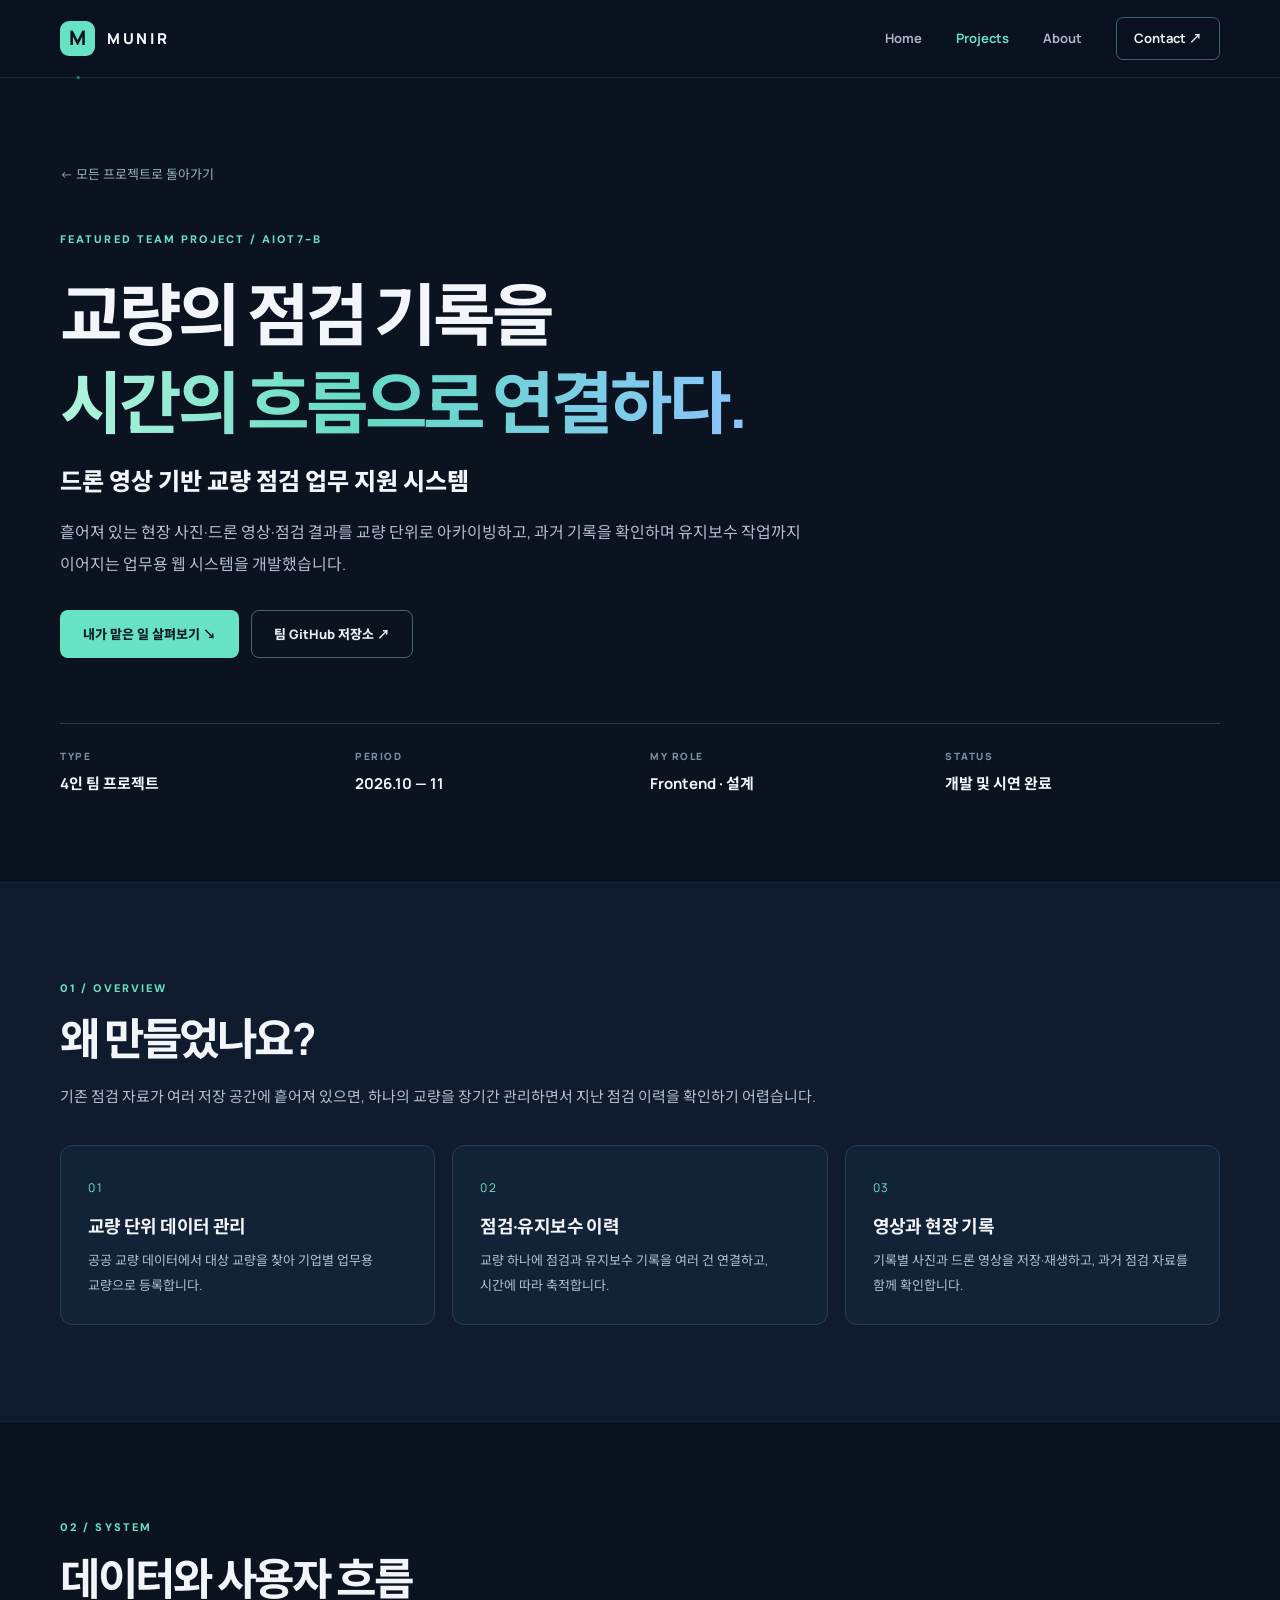
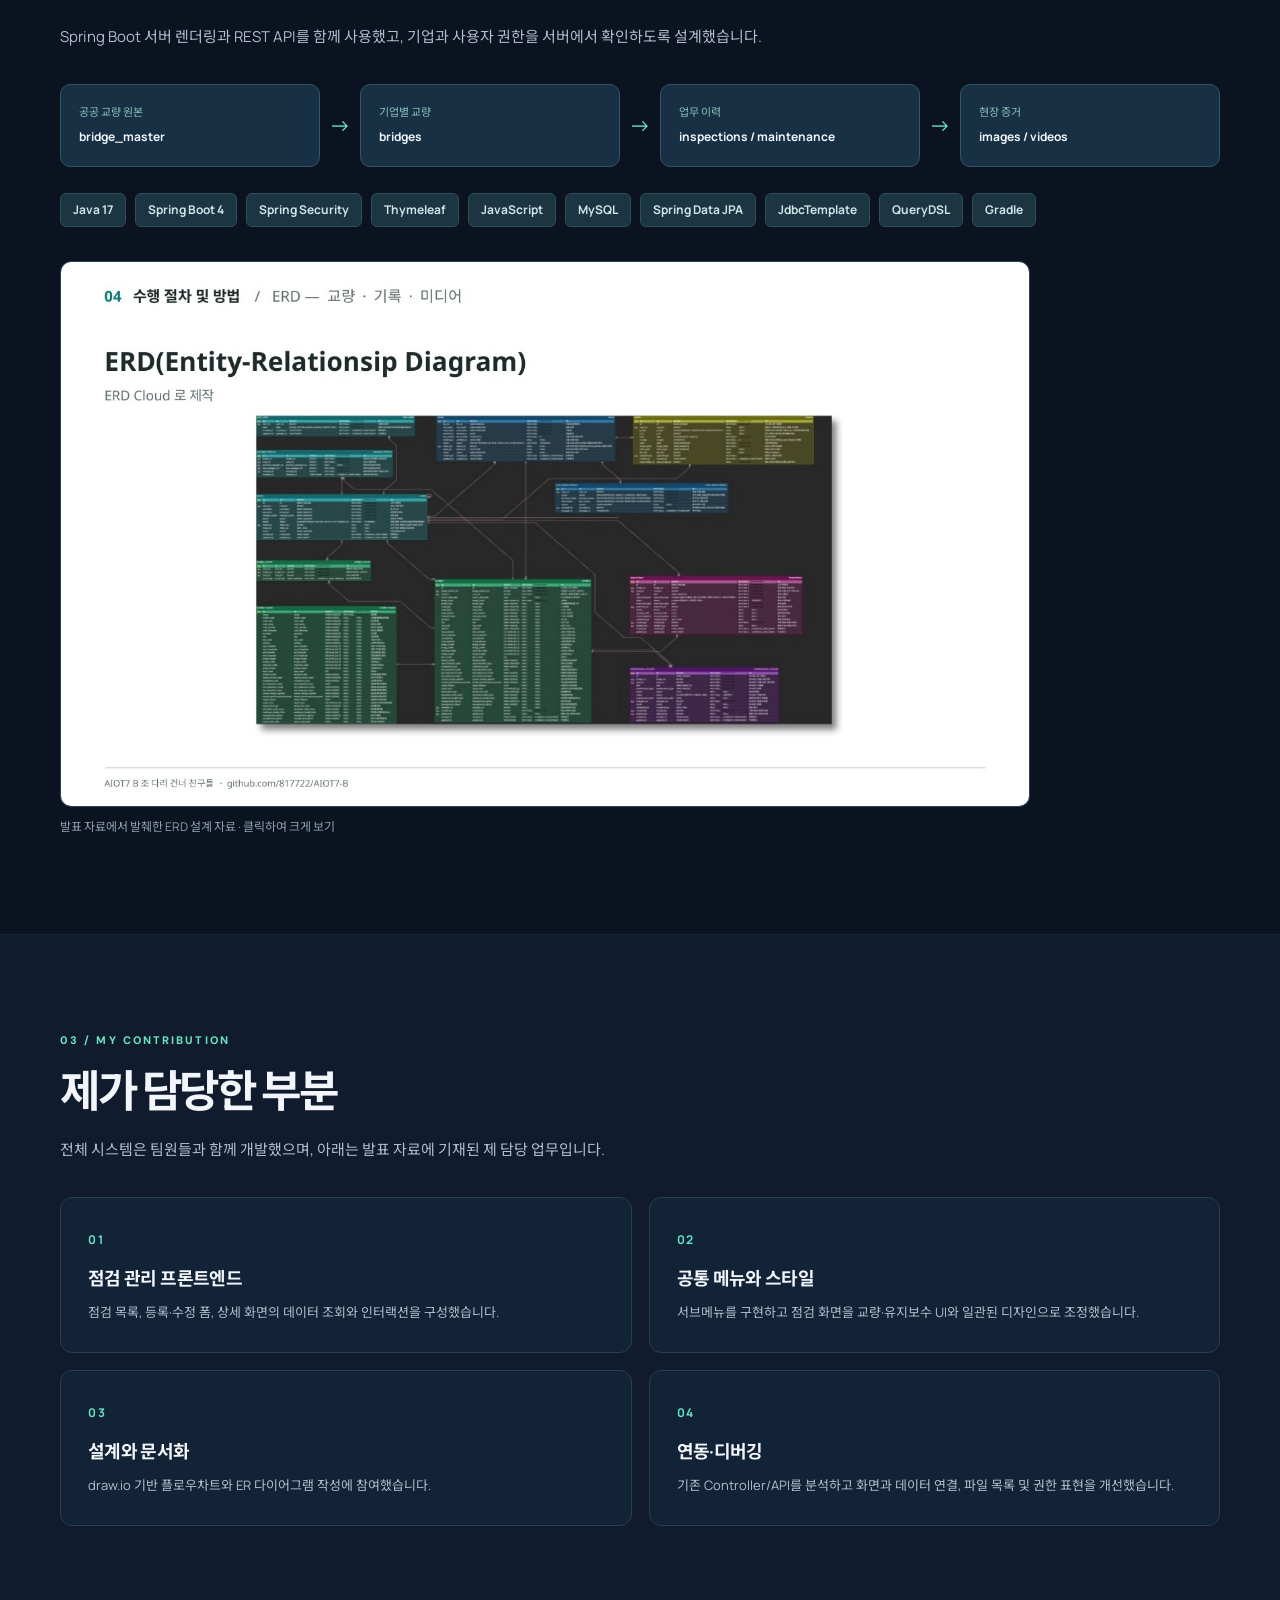
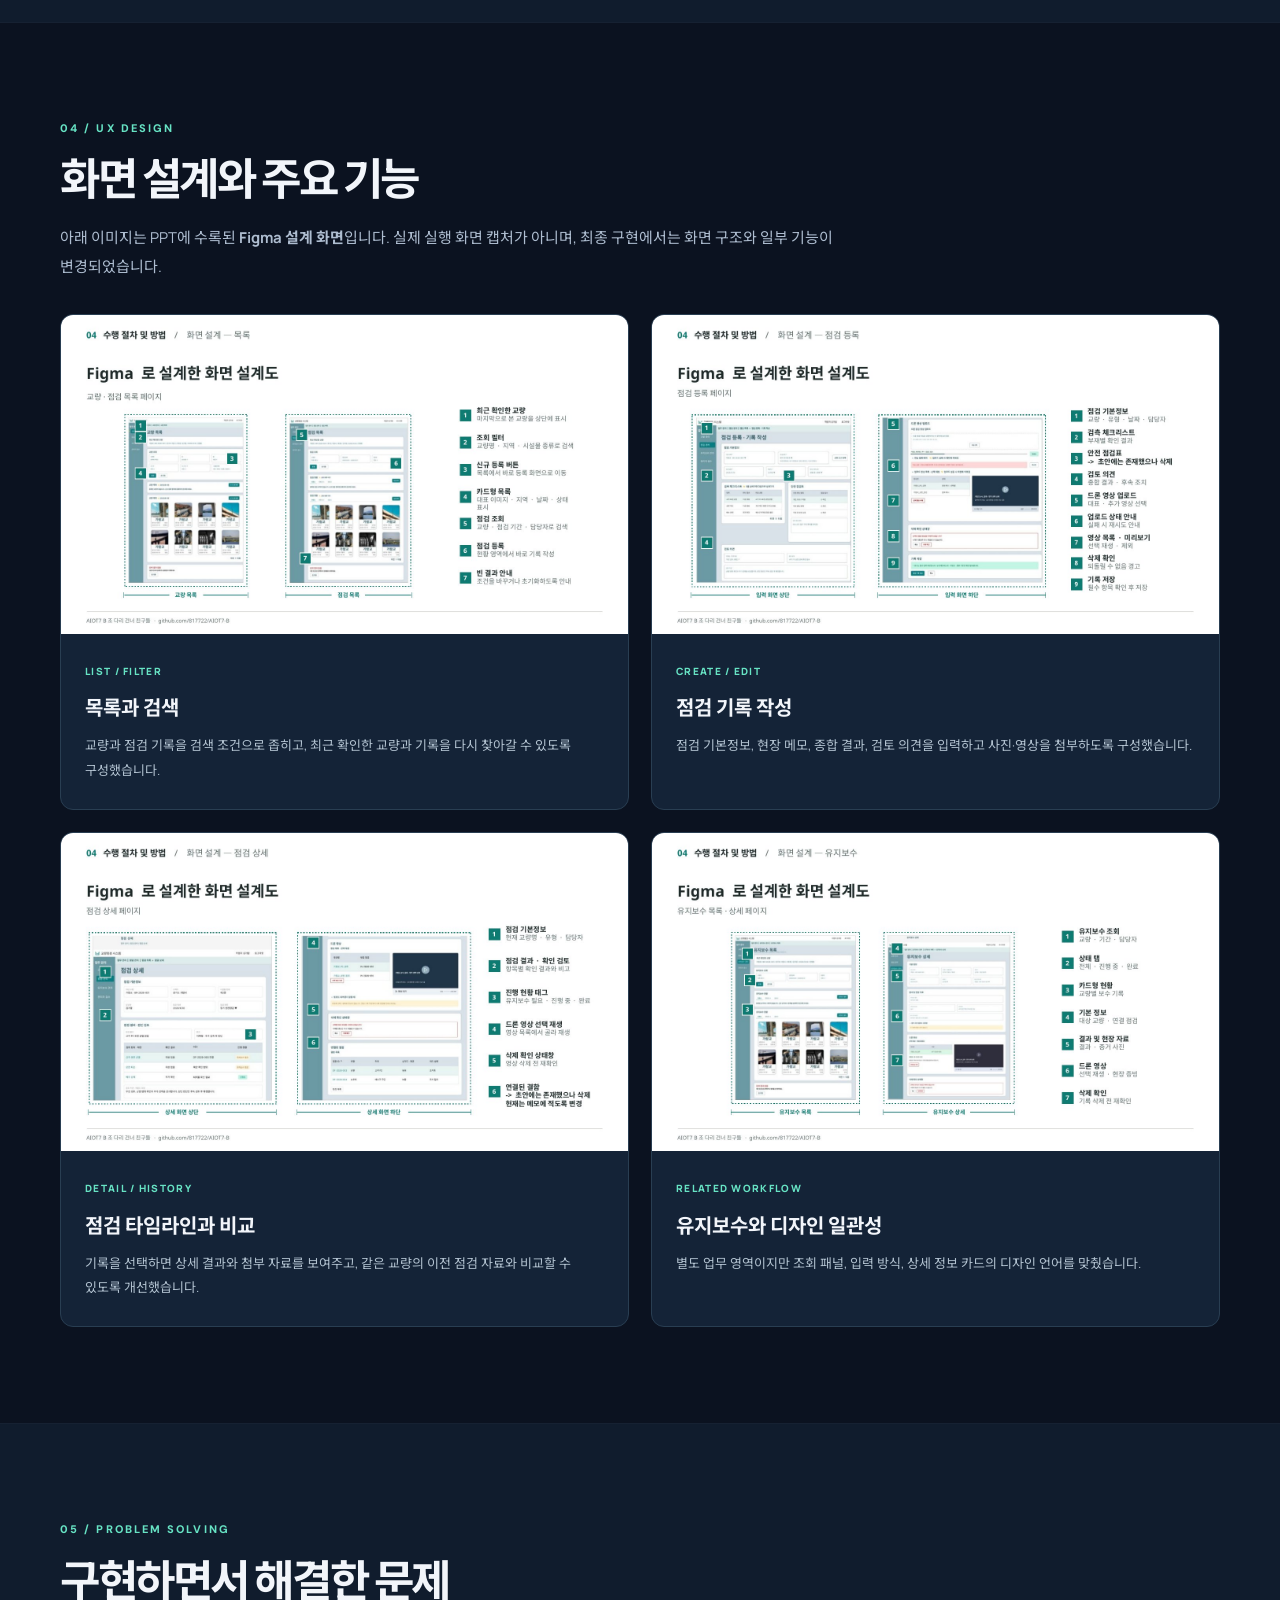
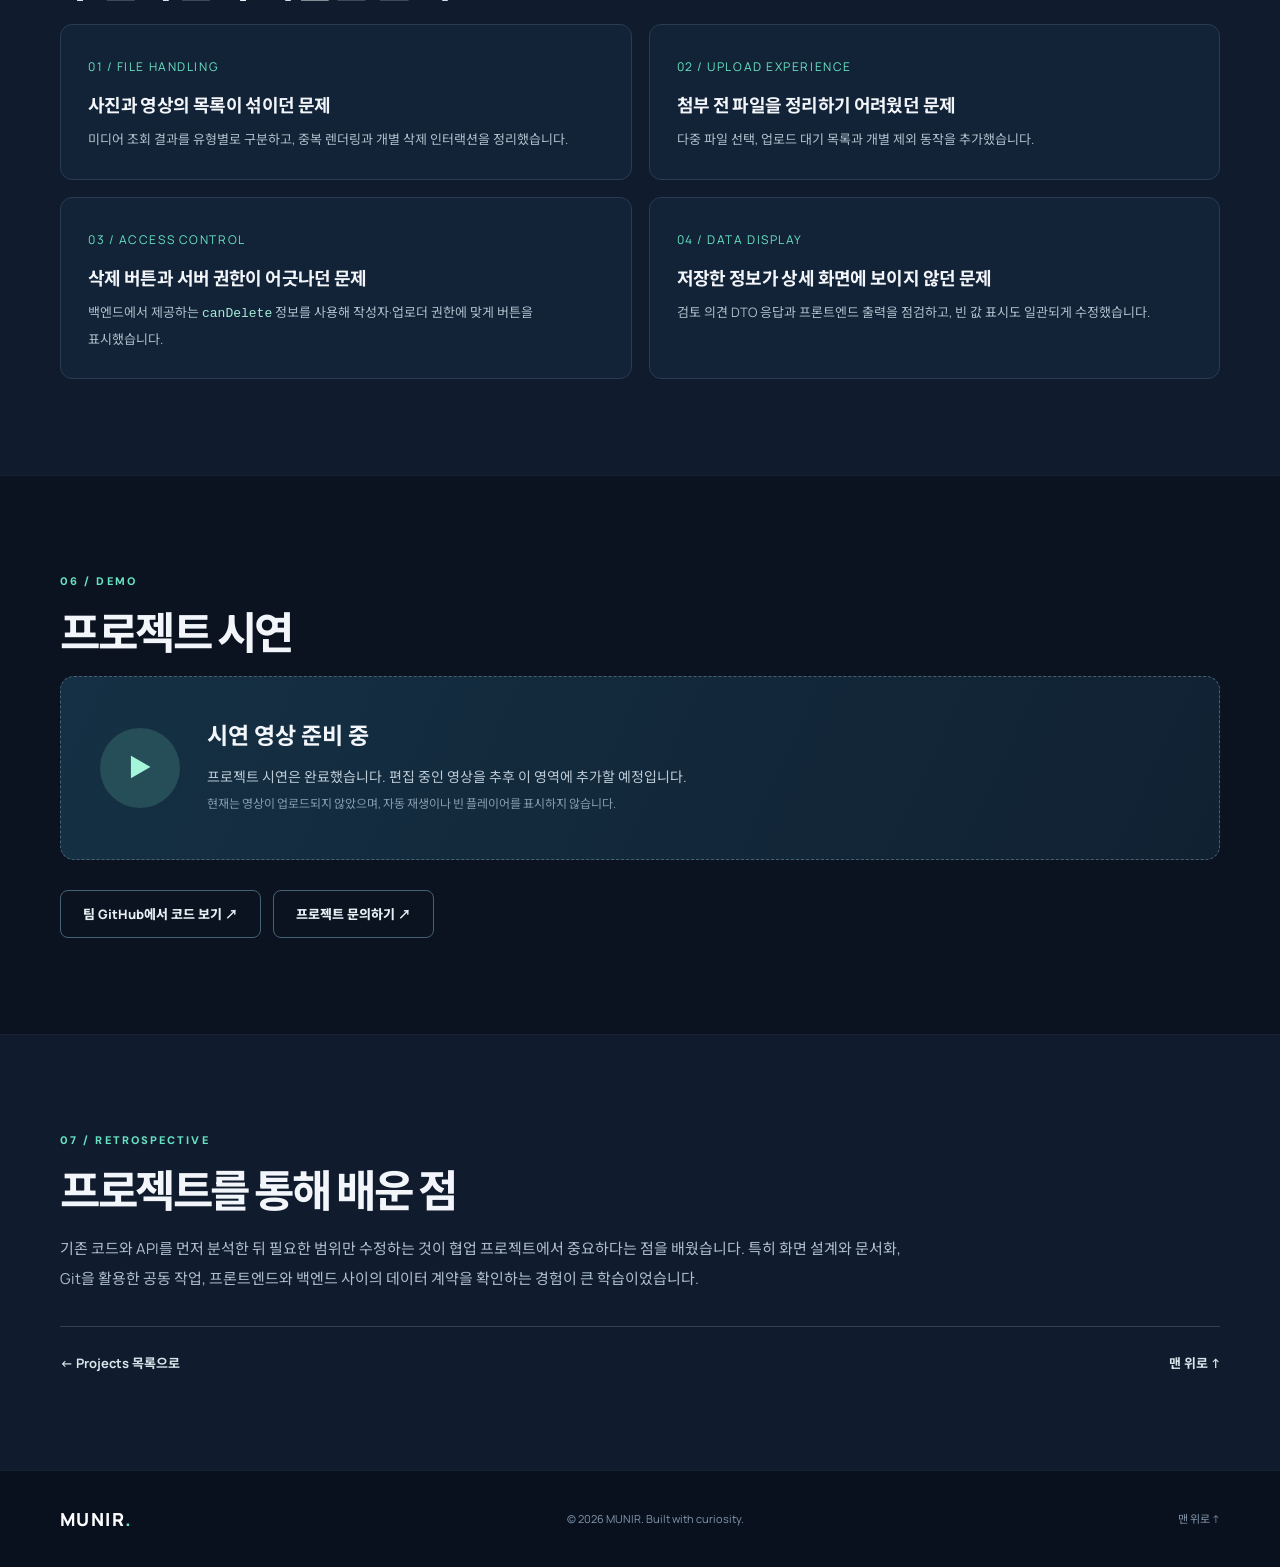
<file: bridge-inspection.html>
<!DOCTYPE html>
<html lang="ko">
<head>
 <meta charset="UTF-8"><meta name="viewport" content="width=device-width,initial-scale=1">
 <meta name="theme-color" content="#0b1220">
 <meta name="description" content="드론 영상 기반 교량 점검 업무 지원 시스템 — MUNIR의 팀 프로젝트, 프론트엔드 개발 및 문제 해결 기록">
 <title>교량 점검 업무 지원 시스템 | MUNIR Projects</title>
 <link rel="stylesheet" href="./css/projects.css">
 <link rel="stylesheet" href="./css/bridge-detail.css">
 <script src="./js/bridge-detail.js" defer></script>
</head>
<body>
 <a class="skip-link" href="#main">본문 바로가기</a>
 <header class="site-header"><div class="shell nav-wrap"><a href="./index.html" class="brand" aria-label="MUNIR 홈"><span class="brand-mark">M<span class="mark-dot">.</span></span><span class="brand-name">MUNIR</span></a><nav class="navigation" aria-label="주 메뉴"><a href="./index.html">Home</a><a href="./projects.html" class="current" aria-current="page">Projects</a><a href="./projects.html#about">About</a><a href="mailto:contact@munir.cloud" class="nav-contact">Contact ↗</a></nav><button class="menu-toggle" type="button" aria-label="메뉴 열기" aria-expanded="false" aria-controls="mobile-menu"><span></span><span></span></button></div><nav class="mobile-menu" id="mobile-menu" aria-label="모바일 메뉴" hidden><a href="./index.html">Home</a><a href="./projects.html">Projects</a><a href="./projects.html#about">About</a><a href="mailto:contact@munir.cloud">Contact</a></nav></header>
 <main id="main">
  <section class="case-hero shell"><a class="case-back" href="./projects.html">← 모든 프로젝트로 돌아가기</a><div class="section-kicker">FEATURED TEAM PROJECT / AIOT7-B</div><h1>교량의 점검 기록을<br><span class="gradient-text">시간의 흐름으로 연결하다.</span></h1><p class="case-lead">드론 영상 기반 교량 점검 업무 지원 시스템</p><p class="case-summary">흩어져 있는 현장 사진·드론 영상·점검 결과를 교량 단위로 아카이빙하고, 과거 기록을 확인하며 유지보수 작업까지 이어지는 업무용 웹 시스템을 개발했습니다.</p><div class="case-actions"><a class="primary-btn" href="#my-work">내가 맡은 일 살펴보기 ↘</a><a class="case-outline" href="https://github.com/817722/AIOT7-B" target="_blank" rel="noopener noreferrer">팀 GitHub 저장소 ↗</a></div><div class="case-meta"><div><span>TYPE</span><strong>4인 팀 프로젝트</strong></div><div><span>PERIOD</span><strong>2026.10 — 11</strong></div><div><span>MY ROLE</span><strong>Frontend · 설계</strong></div><div><span>STATUS</span><strong>개발 및 시연 완료</strong></div></div></section>
  <section class="case-section case-alt" id="overview"><div class="shell"><div class="section-kicker">01 / OVERVIEW</div><h2>왜 만들었나요?</h2><p class="case-section-lead">기존 점검 자료가 여러 저장 공간에 흩어져 있으면, 하나의 교량을 장기간 관리하면서 지난 점검 이력을 확인하기 어렵습니다.</p><div class="case-triple"><div class="case-feature"><span class="feature-num">01</span><h3>교량 단위 데이터 관리</h3><p>공공 교량 데이터에서 대상 교량을 찾아 기업별 업무용 교량으로 등록합니다.</p></div><div class="case-feature"><span class="feature-num">02</span><h3>점검·유지보수 이력</h3><p>교량 하나에 점검과 유지보수 기록을 여러 건 연결하고, 시간에 따라 축적합니다.</p></div><div class="case-feature"><span class="feature-num">03</span><h3>영상과 현장 기록</h3><p>기록별 사진과 드론 영상을 저장·재생하고, 과거 점검 자료를 함께 확인합니다.</p></div></div></div></section>
  <section class="case-section"><div class="shell"><div class="section-kicker">02 / SYSTEM</div><h2>데이터와 사용자 흐름</h2><p class="case-section-lead">Spring Boot 서버 렌더링과 REST API를 함께 사용했고, 기업과 사용자 권한을 서버에서 확인하도록 설계했습니다.</p><div class="case-flow" aria-label="교량 관리 업무 흐름"><div><span>공공 교량 원본</span><strong>bridge_master</strong></div><span class="flow-arrow">→</span><div><span>기업별 교량</span><strong>bridges</strong></div><span class="flow-arrow">→</span><div><span>업무 이력</span><strong>inspections / maintenance</strong></div><span class="flow-arrow">→</span><div><span>현장 증거</span><strong>images / videos</strong></div></div><div class="case-chips"><span>Java 17</span><span>Spring Boot 4</span><span>Spring Security</span><span>Thymeleaf</span><span>JavaScript</span><span>MySQL</span><span>Spring Data JPA</span><span>JdbcTemplate</span><span>QueryDSL</span><span>Gradle</span></div><figure class="case-figure"><a href="./assets/bridge-inspection/erd.jpg" target="_blank" rel="noopener"><img src="./assets/bridge-inspection/erd.jpg" alt="발표 자료에 수록된 교량, 점검, 유지보수와 미디어의 ERD 설계 화면" loading="lazy"></a><figcaption>발표 자료에서 발췌한 ERD 설계 자료 · 클릭하여 크게 보기</figcaption></figure></div></section>
  <section class="case-section case-alt" id="my-work"><div class="shell"><div class="section-kicker">03 / MY CONTRIBUTION</div><h2>제가 담당한 부분</h2><p class="case-section-lead">전체 시스템은 팀원들과 함께 개발했으며, 아래는 발표 자료에 기재된 제 담당 업무입니다.</p><div class="case-work-grid"><div><b>01</b><h3>점검 관리 프론트엔드</h3><p>점검 목록, 등록·수정 폼, 상세 화면의 데이터 조회와 인터랙션을 구성했습니다.</p></div><div><b>02</b><h3>공통 메뉴와 스타일</h3><p>서브메뉴를 구현하고 점검 화면을 교량·유지보수 UI와 일관된 디자인으로 조정했습니다.</p></div><div><b>03</b><h3>설계와 문서화</h3><p>draw.io 기반 플로우차트와 ER 다이어그램 작성에 참여했습니다.</p></div><div><b>04</b><h3>연동·디버깅</h3><p>기존 Controller/API를 분석하고 화면과 데이터 연결, 파일 목록 및 권한 표현을 개선했습니다.</p></div></div></div></section>
  <section class="case-section" id="screens"><div class="shell"><div class="section-kicker">04 / UX DESIGN</div><h2>화면 설계와 주요 기능</h2><p class="case-section-lead">아래 이미지는 PPT에 수록된 <strong>Figma 설계 화면</strong>입니다. 실제 실행 화면 캡처가 아니며, 최종 구현에서는 화면 구조와 일부 기능이 변경되었습니다.</p><div class="case-showcase"><article><a href="./assets/bridge-inspection/list-design.jpg" target="_blank" rel="noopener"><img src="./assets/bridge-inspection/list-design.jpg" alt="교량 목록과 점검 목록의 Figma 화면 설계 슬라이드" loading="lazy"></a><div><span>LIST / FILTER</span><h3>목록과 검색</h3><p>교량과 점검 기록을 검색 조건으로 좁히고, 최근 확인한 교량과 기록을 다시 찾아갈 수 있도록 구성했습니다.</p></div></article><article><a href="./assets/bridge-inspection/inspection-form-design.jpg" target="_blank" rel="noopener"><img src="./assets/bridge-inspection/inspection-form-design.jpg" alt="점검 기본정보와 미디어 입력 양식의 Figma 설계 슬라이드" loading="lazy"></a><div><span>CREATE / EDIT</span><h3>점검 기록 작성</h3><p>점검 기본정보, 현장 메모, 종합 결과, 검토 의견을 입력하고 사진·영상을 첨부하도록 구성했습니다.</p></div></article><article><a href="./assets/bridge-inspection/inspection-detail-design.jpg" target="_blank" rel="noopener"><img src="./assets/bridge-inspection/inspection-detail-design.jpg" alt="점검 상세, 영상 재생 및 기록 관리 화면의 Figma 설계 슬라이드" loading="lazy"></a><div><span>DETAIL / HISTORY</span><h3>점검 타임라인과 비교</h3><p>기록을 선택하면 상세 결과와 첨부 자료를 보여주고, 같은 교량의 이전 점검 자료와 비교할 수 있도록 개선했습니다.</p></div></article><article><a href="./assets/bridge-inspection/maintenance-design.jpg" target="_blank" rel="noopener"><img src="./assets/bridge-inspection/maintenance-design.jpg" alt="유지보수 목록 및 상세의 Figma 설계 슬라이드" loading="lazy"></a><div><span>RELATED WORKFLOW</span><h3>유지보수와 디자인 일관성</h3><p>별도 업무 영역이지만 조회 패널, 입력 방식, 상세 정보 카드의 디자인 언어를 맞췄습니다.</p></div></article></div></div></section>
  <section class="case-section case-alt" id="problem-solving"><div class="shell"><div class="section-kicker">05 / PROBLEM SOLVING</div><h2>구현하면서 해결한 문제</h2><div class="case-problems"><article><span>01 / FILE HANDLING</span><h3>사진과 영상의 목록이 섞이던 문제</h3><p>미디어 조회 결과를 유형별로 구분하고, 중복 렌더링과 개별 삭제 인터랙션을 정리했습니다.</p></article><article><span>02 / UPLOAD EXPERIENCE</span><h3>첨부 전 파일을 정리하기 어려웠던 문제</h3><p>다중 파일 선택, 업로드 대기 목록과 개별 제외 동작을 추가했습니다.</p></article><article><span>03 / ACCESS CONTROL</span><h3>삭제 버튼과 서버 권한이 어긋나던 문제</h3><p>백엔드에서 제공하는 <code>canDelete</code> 정보를 사용해 작성자·업로더 권한에 맞게 버튼을 표시했습니다.</p></article><article><span>04 / DATA DISPLAY</span><h3>저장한 정보가 상세 화면에 보이지 않던 문제</h3><p>검토 의견 DTO 응답과 프론트엔드 출력을 점검하고, 빈 값 표시도 일관되게 수정했습니다.</p></article></div></div></section>
  <section class="case-section" id="demo"><div class="shell"><div class="section-kicker">06 / DEMO</div><h2>프로젝트 시연</h2><div class="case-demo-placeholder"><div class="demo-play" aria-hidden="true">▶</div><div><h3>시연 영상 준비 중</h3><p>프로젝트 시연은 완료했습니다. 편집 중인 영상을 추후 이 영역에 추가할 예정입니다.</p><p class="demo-muted">현재는 영상이 업로드되지 않았으며, 자동 재생이나 빈 플레이어를 표시하지 않습니다.</p></div></div><div class="case-actions"><a class="case-outline" href="https://github.com/817722/AIOT7-B" target="_blank" rel="noopener noreferrer">팀 GitHub에서 코드 보기 ↗</a><a class="case-outline" href="mailto:contact@munir.cloud?subject=%EA%B5%90%EB%9F%89%20%EC%A0%90%EA%B2%80%20%ED%94%84%EB%A1%9C%EC%A0%9D%ED%8A%B8%20%EB%AC%B8%EC%9D%98">프로젝트 문의하기 ↗</a></div></div></section>
  <section class="case-section case-alt"><div class="shell"><div class="section-kicker">07 / RETROSPECTIVE</div><h2>프로젝트를 통해 배운 점</h2><p class="case-section-lead">기존 코드와 API를 먼저 분석한 뒤 필요한 범위만 수정하는 것이 협업 프로젝트에서 중요하다는 점을 배웠습니다. 특히 화면 설계와 문서화, Git을 활용한 공동 작업, 프론트엔드와 백엔드 사이의 데이터 계약을 확인하는 경험이 큰 학습이었습니다.</p><div class="case-footer-nav"><a href="./projects.html">← Projects 목록으로</a><a href="#main">맨 위로 ↑</a></div></div></section>
 </main>
 <footer class="footer"><div class="shell footer-inner"><a class="footer-brand" href="./index.html">MUNIR<span>.</span></a><span>© <span id="year">2026</span> MUNIR. Built with curiosity.</span><a href="#main">맨 위로 ↑</a></div></footer>
</body></html>
</file>
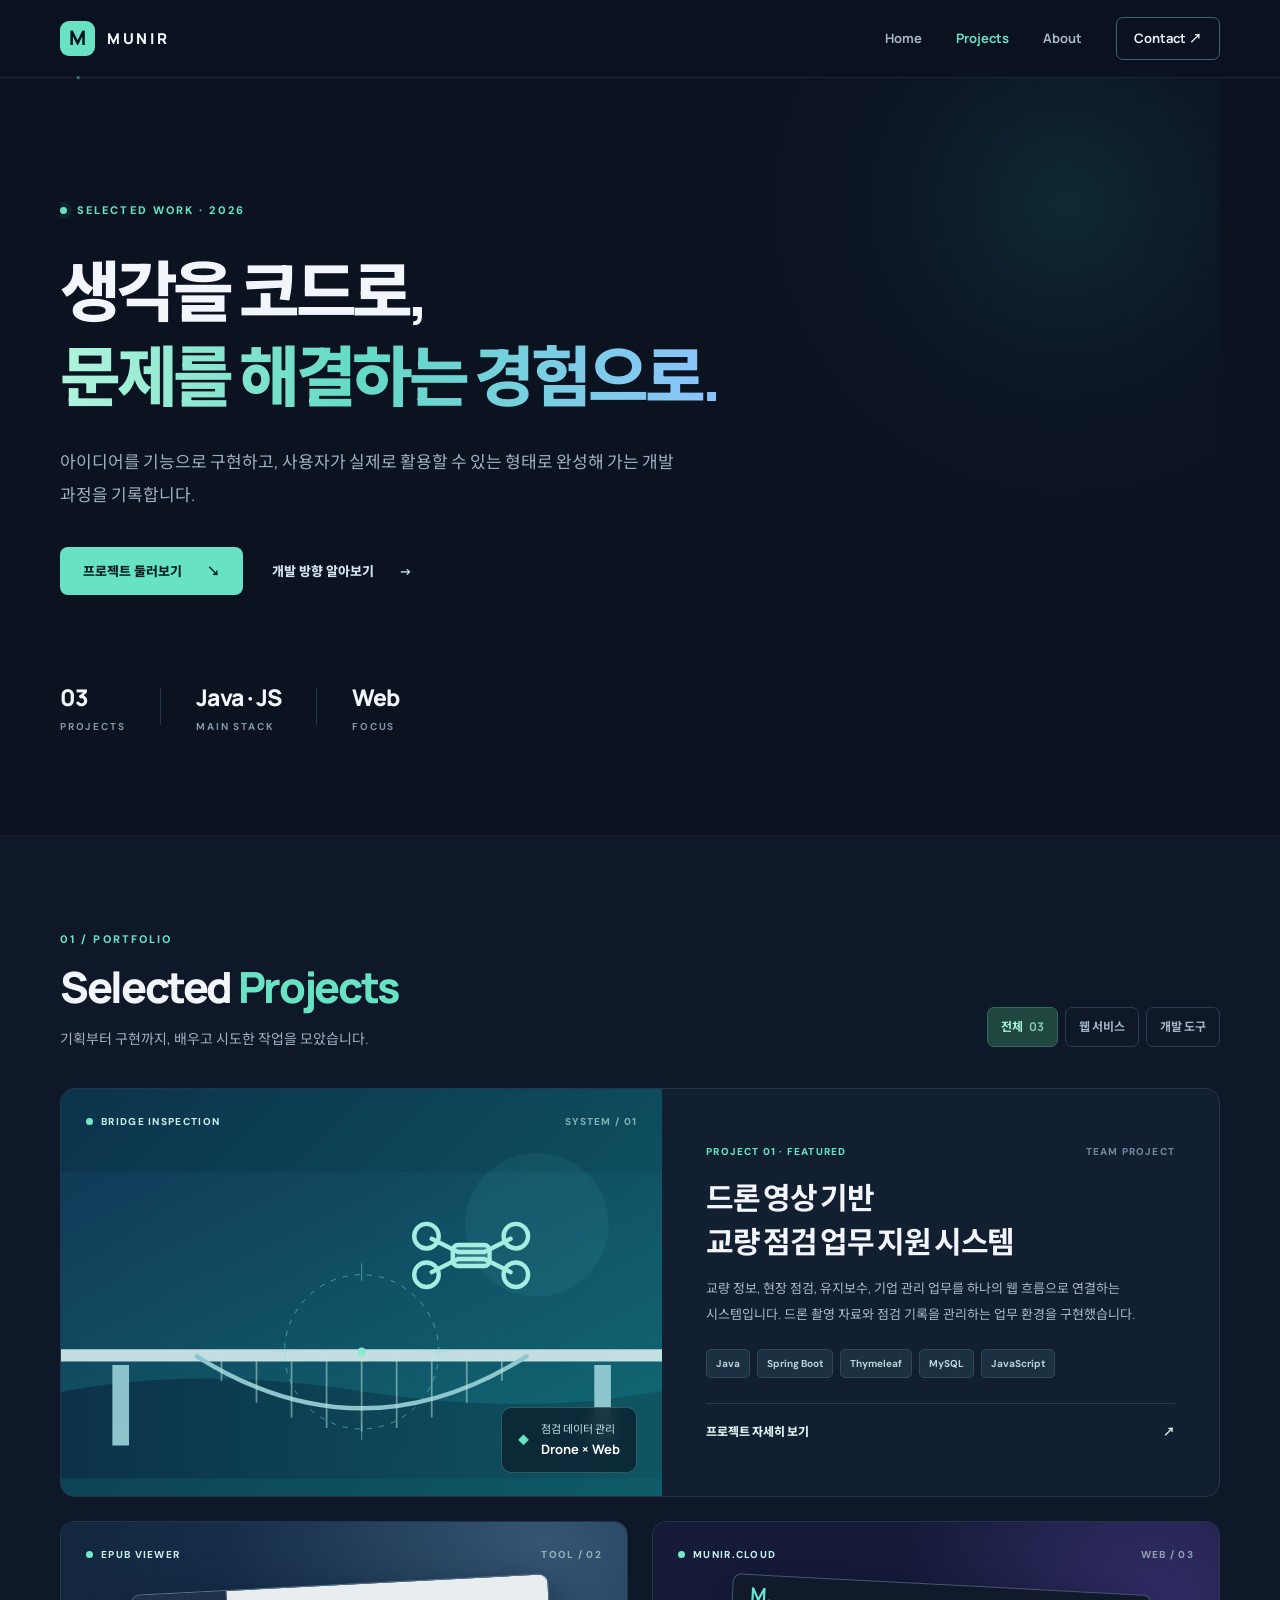
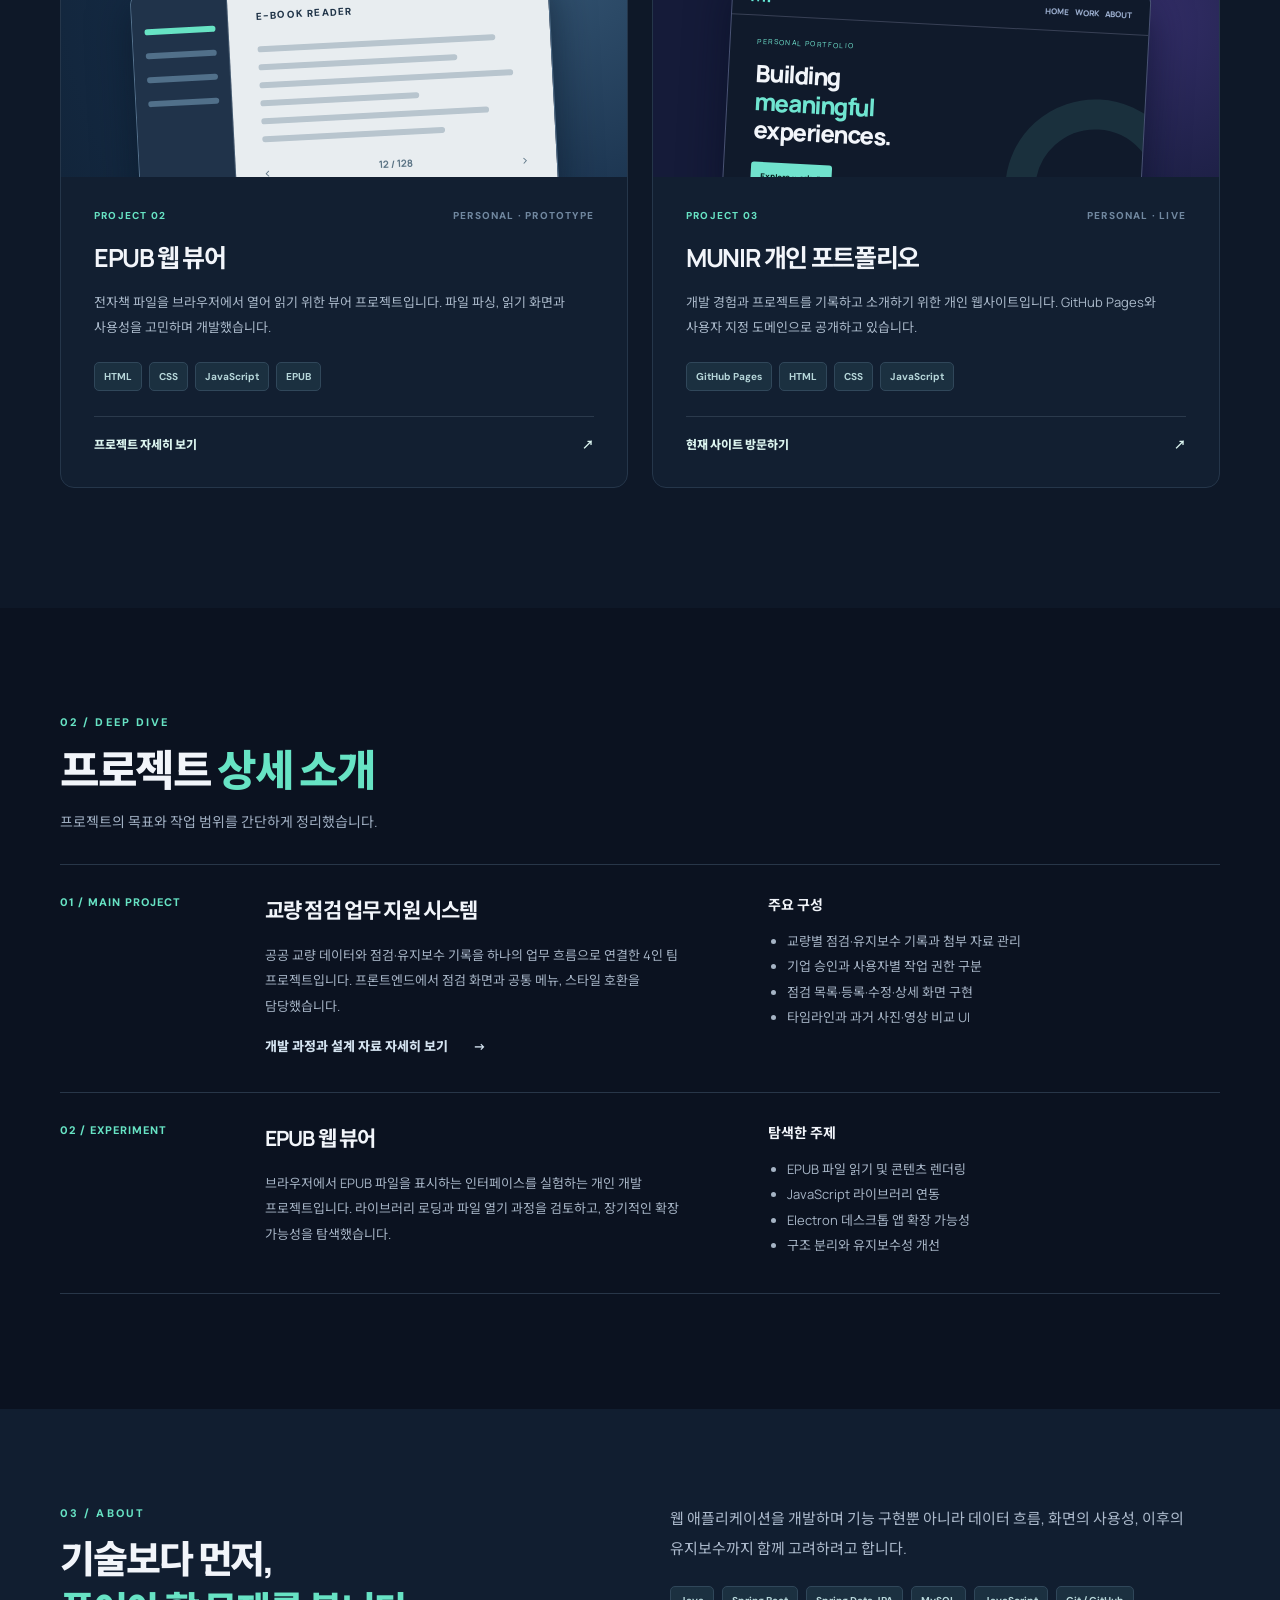
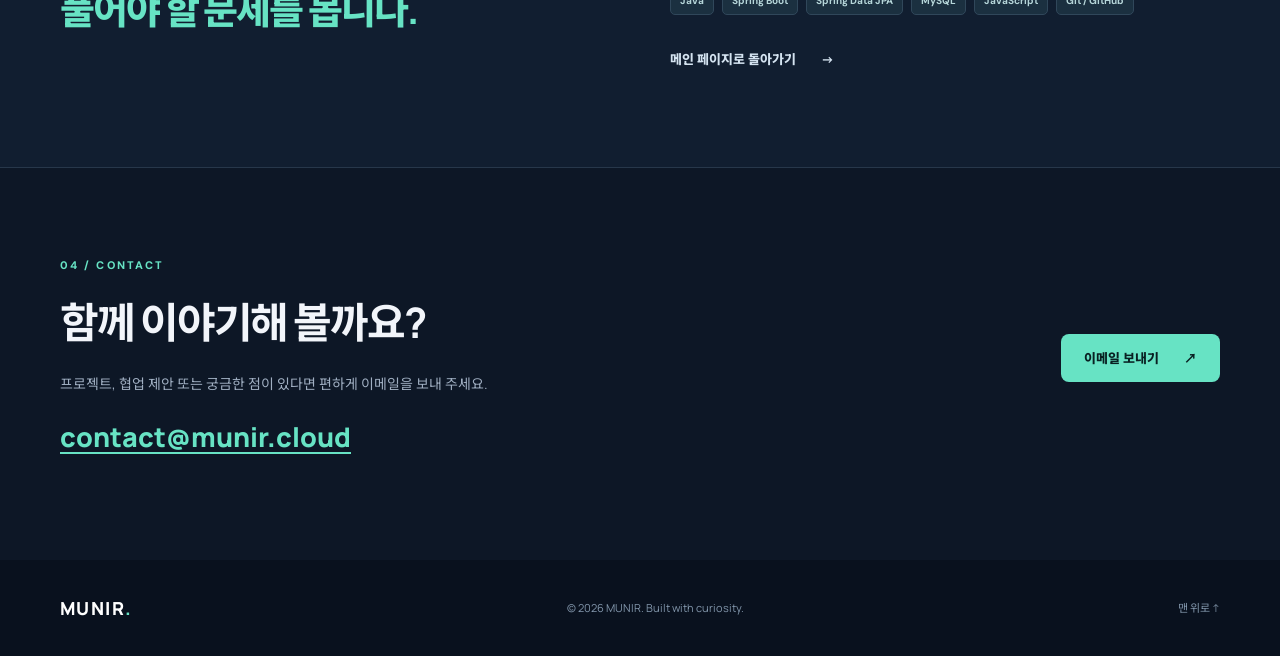
<file: projects.html>
<!DOCTYPE html>
<html lang="ko">
<head>
  <meta charset="UTF-8">
  <meta name="viewport" content="width=device-width, initial-scale=1.0">
  <meta name="theme-color" content="#0b1220">
  <meta name="description" content="MUNIR의 개발 프로젝트 — 드론 영상 기반 교량 점검 업무 지원 시스템, EPUB 뷰어, 개인 포트폴리오.">
  <title>Projects | MUNIR</title>
  <link rel="stylesheet" href="./css/projects.css">
  <script src="./js/projects.js" defer></script>
</head>
<body>
  <a class="skip-link" href="#main">본문 바로가기</a>
  <header class="site-header">
    <div class="shell nav-wrap">
      <a href="./index.html" class="brand" aria-label="MUNIR 홈으로 이동"><span class="brand-mark">M<span class="mark-dot">.</span></span><span class="brand-name">MUNIR</span></a>
      <nav class="navigation" aria-label="주 메뉴">
        <a href="./index.html">Home</a>
        <a href="#projects" class="current" aria-current="page">Projects</a>
        <a href="#about">About</a>
        <a href="#contact" class="nav-contact" id="contact-link">Contact <span aria-hidden="true">↗</span></a>
      </nav>
      <button class="menu-toggle" type="button" aria-label="메뉴 열기" aria-expanded="false" aria-controls="mobile-menu"><span></span><span></span></button>
    </div>
    <nav class="mobile-menu" id="mobile-menu" aria-label="모바일 메뉴" hidden>
      <a href="./index.html">Home</a><a href="#projects">Projects</a><a href="#about">About</a><a href="#contact" class="mobile-contact">Contact</a>
    </nav>
  </header>
  <main id="main">
    <section class="hero shell">
      <div class="hero-glow" aria-hidden="true"></div>
      <div class="eyebrow"><span class="status-dot"></span> SELECTED WORK · 2026</div>
      <h1>생각을 코드로,<br><span class="gradient-text">문제를 해결하는 경험으로.</span></h1>
      <p class="hero-desc">아이디어를 기능으로 구현하고, 사용자가 실제로 활용할 수 있는 형태로 완성해 가는 개발 과정을 기록합니다.</p>
      <div class="hero-actions"><a class="primary-btn" href="#projects">프로젝트 둘러보기 <span aria-hidden="true">↘</span></a><a class="text-btn" href="#about">개발 방향 알아보기 <span aria-hidden="true">→</span></a></div>
      <div class="hero-meta"><div><span class="meta-num">03</span><span class="meta-caption">PROJECTS</span></div><div class="meta-sep"></div><div><span class="meta-num">Java · JS</span><span class="meta-caption">MAIN STACK</span></div><div class="meta-sep"></div><div><span class="meta-num">Web</span><span class="meta-caption">FOCUS</span></div></div>
    </section>
    <section class="projects-section" id="projects">
      <div class="shell">
        <div class="section-top"><div><div class="section-kicker">01 / PORTFOLIO</div><h2>Selected <span>Projects</span></h2><p>기획부터 구현까지, 배우고 시도한 작업을 모았습니다.</p></div><div class="filter-bar" role="group" aria-label="프로젝트 분류"><button class="filter is-active" type="button" data-filter="all" aria-pressed="true">전체 <span>03</span></button><button class="filter" type="button" data-filter="web" aria-pressed="false">웹 서비스</button><button class="filter" type="button" data-filter="tool" aria-pressed="false">개발 도구</button></div></div>
        <div class="project-grid">
          <article class="project-card featured" data-category="web">
            <div class="project-visual bridge-visual" aria-label="교량 점검 시스템을 표현한 일러스트">
              <div class="visual-topline"><span class="visual-app-dot"></span> BRIDGE INSPECTION <span class="visual-top-right">SYSTEM / 01</span></div>
              <svg class="bridge-art" viewBox="0 0 700 350" role="img" aria-label="교량과 드론을 형상화한 그래픽" xmlns="http://www.w3.org/2000/svg"><defs><linearGradient id="sky" x1="0" y1="0" x2="1" y2="1"><stop stop-color="#123c59"/><stop offset="1" stop-color="#116e78"/></linearGradient><linearGradient id="water" x1="0" y1="0" x2="1" y2="0"><stop stop-color="#0c3048"/><stop offset="1" stop-color="#0e5662"/></linearGradient></defs><rect width="700" height="350" fill="url(#sky)"/><circle cx="550" cy="60" r="82" fill="#6be5d0" opacity=".08"/><path d="M0 252 Q160 220 350 250 T700 248 V350 H0Z" fill="url(#water)"/><path d="M-20 209 L720 209" stroke="#d7eef0" stroke-width="14"/><path d="M75 220 L75 312 M625 220 L625 312" stroke="#9bd3d8" stroke-width="19"/><path d="M160 209 Q350 330 540 209" fill="none" stroke="#9bd3d8" stroke-width="5"/><g stroke="#d0f8ed" stroke-width="2" opacity=".5"><path d="M190 209 L190 238 M230 209 L230 263 M270 209 L270 280 M310 209 L310 292 M350 209 L350 296 M390 209 L390 292 M430 209 L430 280 M470 209 L470 263 M510 209 L510 238"/></g><g transform="translate(475 95)" fill="none" stroke="#b4fff0" stroke-width="5" stroke-linecap="round"><path d="M-45 -19 L-15 -4 L15 -4 L45 -19 M-45 19 L-15 4 L15 4 L45 19"/><rect x="-21" y="-12" width="42" height="24" rx="6" fill="#b4fff0" fill-opacity=".2"/><circle cx="-51" cy="-22" r="14"/><circle cx="51" cy="-22" r="14"/><circle cx="-51" cy="22" r="14"/><circle cx="51" cy="22" r="14"/></g><g fill="none" stroke="#81ece1" opacity=".6"><circle cx="350" cy="205" r="88" stroke-dasharray="6 8"/><path d="M350 104V124 M350 286V306 M249 205H269 M431 205H451"/></g><circle cx="350" cy="205" r="5" fill="#9ff9dc"/></svg>
              <div class="visual-floating"><span class="pulse-icon">◆</span><span>점검 데이터 관리<br><b>Drone × Web</b></span></div>
            </div>
            <div class="project-info"><div class="project-heading-row"><span class="project-index">PROJECT 01 · FEATURED</span><span class="project-year">TEAM PROJECT</span></div><h3>드론 영상 기반<br>교량 점검 업무 지원 시스템</h3><p>교량 정보, 현장 점검, 유지보수, 기업 관리 업무를 하나의 웹 흐름으로 연결하는 시스템입니다. 드론 촬영 자료와 점검 기록을 관리하는 업무 환경을 구현했습니다.</p><div class="tags"><span>Java</span><span>Spring Boot</span><span>Thymeleaf</span><span>MySQL</span><span>JavaScript</span></div><a class="card-link" href="./bridge-inspection.html">프로젝트 자세히 보기 <span aria-hidden="true">↗</span></a></div>
          </article>
          <article class="project-card" data-category="tool"><div class="project-visual epub-visual"><div class="visual-topline"><span class="visual-app-dot"></span> EPUB VIEWER <span class="visual-top-right">TOOL / 02</span></div><div class="reader-mock" aria-hidden="true"><div class="reader-sidebar"><span></span><span></span><span></span><span></span></div><div class="reader-book"><div class="mock-title">E-BOOK READER</div><div class="reader-line w90"></div><div class="reader-line w75"></div><div class="reader-line w96"></div><div class="reader-line w60"></div><div class="reader-line w86"></div><div class="reader-line w69"></div><div class="reader-footer">‹ <b>12 / 128</b> ›</div></div></div></div><div class="project-info"><div class="project-heading-row"><span class="project-index">PROJECT 02</span><span class="project-year">PERSONAL · PROTOTYPE</span></div><h3>EPUB 웹 뷰어</h3><p>전자책 파일을 브라우저에서 열어 읽기 위한 뷰어 프로젝트입니다. 파일 파싱, 읽기 화면과 사용성을 고민하며 개발했습니다.</p><div class="tags"><span>HTML</span><span>CSS</span><span>JavaScript</span><span>EPUB</span></div><a class="card-link" href="#epub-detail">프로젝트 자세히 보기 <span aria-hidden="true">↗</span></a></div></article>
          <article class="project-card" data-category="web"><div class="project-visual portfolio-visual"><div class="visual-topline"><span class="visual-app-dot"></span> MUNIR.CLOUD <span class="visual-top-right">WEB / 03</span></div><div class="web-mock" aria-hidden="true"><div class="web-top"><b>M.</b><span>HOME &nbsp; WORK &nbsp; ABOUT</span></div><div class="web-main"><div class="web-small">PERSONAL PORTFOLIO</div><div class="web-head">Building<br><em>meaningful</em><br>experiences.</div><div class="web-mini-btn">Explore work ↗</div></div><div class="web-shape"></div></div></div><div class="project-info"><div class="project-heading-row"><span class="project-index">PROJECT 03</span><span class="project-year">PERSONAL · LIVE</span></div><h3>MUNIR 개인 포트폴리오</h3><p>개발 경험과 프로젝트를 기록하고 소개하기 위한 개인 웹사이트입니다. GitHub Pages와 사용자 지정 도메인으로 공개하고 있습니다.</p><div class="tags"><span>GitHub Pages</span><span>HTML</span><span>CSS</span><span>JavaScript</span></div><a class="card-link" href="https://munir.cloud/" target="_blank" rel="noopener noreferrer">현재 사이트 방문하기 <span aria-hidden="true">↗</span></a></div></article>
        </div>
        <div class="empty-state" hidden>선택한 분류에 프로젝트가 없습니다.</div>
      </div>
    </section>
    <section class="details-section" id="details"><div class="shell"><div class="section-kicker">02 / DEEP DIVE</div><h2>프로젝트 <span>상세 소개</span></h2><p class="detail-intro">프로젝트의 목표와 작업 범위를 간단하게 정리했습니다.</p>
      <article class="detail-panel" id="bridge-detail"><div class="detail-number">01 / MAIN PROJECT</div><div class="detail-content"><div><h3>교량 점검 업무 지원 시스템</h3><p>공공 교량 데이터와 점검·유지보수 기록을 하나의 업무 흐름으로 연결한 4인 팀 프로젝트입니다. 프론트엔드에서 점검 화면과 공통 메뉴, 스타일 호환을 담당했습니다.</p><a class="text-btn" href="./bridge-inspection.html">개발 과정과 설계 자료 자세히 보기 <span aria-hidden="true">→</span></a></div><div><h4>주요 구성</h4><ul><li>교량별 점검·유지보수 기록과 첨부 자료 관리</li><li>기업 승인과 사용자별 작업 권한 구분</li><li>점검 목록·등록·수정·상세 화면 구현</li><li>타임라인과 과거 사진·영상 비교 UI</li></ul></div></div></article>
      <article class="detail-panel" id="epub-detail"><div class="detail-number">02 / EXPERIMENT</div><div class="detail-content"><div><h3>EPUB 웹 뷰어</h3><p>브라우저에서 EPUB 파일을 표시하는 인터페이스를 실험하는 개인 개발 프로젝트입니다. 라이브러리 로딩과 파일 열기 과정을 검토하고, 장기적인 확장 가능성을 탐색했습니다.</p></div><div><h4>탐색한 주제</h4><ul><li>EPUB 파일 읽기 및 콘텐츠 렌더링</li><li>JavaScript 라이브러리 연동</li><li>Electron 데스크톱 앱 확장 가능성</li><li>구조 분리와 유지보수성 개선</li></ul></div></div></article>
    </div></section>
    <section class="about-section" id="about"><div class="shell about-grid"><div><div class="section-kicker">03 / ABOUT</div><h2>기술보다 먼저,<br><span>풀어야 할 문제를 봅니다.</span></h2></div><div><p>웹 애플리케이션을 개발하며 기능 구현뿐 아니라 데이터 흐름, 화면의 사용성, 이후의 유지보수까지 함께 고려하려고 합니다.</p><div class="about-stack"><span>Java</span><span>Spring Boot</span><span>Spring Data JPA</span><span>MySQL</span><span>JavaScript</span><span>Git / GitHub</span></div><a href="./index.html" class="text-btn">메인 페이지로 돌아가기 <span aria-hidden="true">→</span></a></div></div></section>
    <section class="contact-section" id="contact" aria-labelledby="contact-title">
      <div class="shell contact-panel">
        <div>
          <div class="section-kicker">04 / CONTACT</div>
          <h2 id="contact-title">함께 이야기해 볼까요?</h2>
          <p>프로젝트, 협업 제안 또는 궁금한 점이 있다면 편하게 이메일을 보내 주세요.</p>
          <a class="contact-address" href="mailto:contact@munir.cloud">contact@munir.cloud</a>
        </div>
        <a class="primary-btn" href="mailto:contact@munir.cloud?subject=MUNIR%20%ED%99%88%ED%8E%98%EC%9D%B4%EC%A7%80%20%EB%AC%B8%EC%9D%98">이메일 보내기 <span aria-hidden="true">↗</span></a>
      </div>
    </section>
  </main>
  <footer class="footer"><div class="shell footer-inner"><a class="footer-brand" href="./index.html">MUNIR<span>.</span></a><span>© <span id="year">2026</span> MUNIR. Built with curiosity.</span><a href="#main">맨 위로 ↑</a></div></footer>
</body>
</html>
</file>
<file: css/projects.css>
@import url('https://fonts.googleapis.com/css2?family=DM+Sans:wght@400;500;600;700&family=Manrope:wght@400;500;600;700;800&family=Noto+Sans+KR:wght@400;500;600;700;800&display=swap');

:root {
    --bg: #0b1220;
    --bg2: #0e1728;
    --card: #121e30;
    --border: #233248;
    --txt: #f2f5fa;
    --muted: #a0afc2;
    --mint: #67e3c4;
    --teal: #21bca4;
    --font: 'Manrope', 'Noto Sans KR', sans-serif
}

* {
    box-sizing: border-box
}

html {
    scroll-behavior: smooth;
    scroll-padding-top: 95px
}

body {
    margin: 0;
    background: var(--bg);
    color: var(--txt);
    font-family: var(--font);
    line-height: 1.7;
    word-break: keep-all
}

a {
    color: inherit;
    text-decoration: none
}

button {
    font: inherit
}

.shell {
    width: min(1160px, calc(100% - 52px));
    margin-inline: auto
}

.skip-link {
    position: absolute;
    top: -60px;
    left: 20px;
    z-index: 100;
    background: white;
    color: black;
    padding: 10px
}

.skip-link:focus {
    top: 10px
}

.site-header {
    height: 78px;
    position: sticky;
    top: 0;
    z-index: 30;
    background: rgba(11, 18, 32, .88);
    border-bottom: 1px solid rgba(152, 179, 211, .12);
    backdrop-filter: blur(18px)
}

.nav-wrap {
    height: 100%;
    display: flex;
    align-items: center;
    justify-content: space-between
}

.brand {
    display: flex;
    align-items: center;
    gap: 12px
}

.brand-mark {
    display: grid;
    place-items: center;
    width: 35px;
    height: 35px;
    border-radius: 9px;
    background: var(--mint);
    color: #091421;
    font-weight: 900;
    font-size: 20px
}

.mark-dot {
    color: #1c8876
}

.brand-name {
    font-size: 15px;
    font-weight: 800;
    letter-spacing: .18em
}

.navigation {
    display: flex;
    align-items: center;
    gap: 34px;
    font-size: 13px;
    font-weight: 700
}

.navigation>a {
    color: #a8b7c8;
    transition: color .2s
}

.navigation>a:hover,
.navigation>a.current {
    color: var(--mint)
}

.navigation .nav-contact {
    border: 1px solid #426075;
    border-radius: 7px;
    padding: 9px 17px;
    color: #e6f2f5
}

.menu-toggle {
    display: none;
    border: 0;
    background: transparent;
    cursor: pointer;
    padding: 12px
}

.menu-toggle span {
    display: block;
    width: 22px;
    height: 2px;
    background: var(--txt);
    margin: 5px
}

.mobile-menu {
    display: none
}

.hero {
    position: relative;
    isolation: isolate;
    padding-top: 123px;
    padding-bottom: 100px;
    overflow: hidden
}

.hero-glow {
    position: absolute;
    z-index: -1;
    right: -160px;
    top: -190px;
    width: 630px;
    height: 630px;
    background: radial-gradient(circle, rgba(33, 188, 164, .14), rgba(39, 79, 126, .07) 38%, transparent 70%);
    pointer-events: none
}

.eyebrow,
.section-kicker {
    font-family: 'DM Sans', sans-serif;
    font-weight: 800;
    letter-spacing: .19em;
    font-size: 11px;
    color: var(--mint)
}

.eyebrow {
    display: flex;
    align-items: center;
    gap: 10px
}

.status-dot {
    width: 7px;
    height: 7px;
    border-radius: 100%;
    background: var(--mint);
    box-shadow: 0 0 0 5px rgba(103, 227, 196, .08)
}

h1,
h2,
h3,
h4,
p {
    margin-top: 0
}

.hero h1 {
    font-size: clamp(34px, 5.5vw, 66px);
    letter-spacing: -.065em;
    line-height: 1.3;
    margin: 29px 0 25px;
    font-weight: 800
}

.gradient-text {
    background: linear-gradient(90deg, #b1f4dc 0%, #64dac4 45%, #8bc4fc 100%);
    -webkit-background-clip: text;
    background-clip: text;
    color: transparent
}

.hero-desc {
    max-width: 630px;
    font-size: 17px;
    line-height: 1.95;
    color: var(--muted)
}

.hero-actions {
    display: flex;
    gap: 29px;
    align-items: center;
    margin-top: 35px;
    flex-wrap: wrap
}

.primary-btn {
    background: var(--mint);
    color: #092022;
    padding: 13px 23px;
    border-radius: 8px;
    font-size: 13px;
    font-weight: 800;
    display: inline-flex;
    gap: 25px;
    align-items: center;
    transition: transform .2s, background .2s
}

.primary-btn:hover {
    transform: translateY(-2px);
    background: #a0f2dd
}

.text-btn {
    display: inline-flex;
    gap: 25px;
    align-items: center;
    font-size: 13px;
    font-weight: 800;
    color: #d4e3f0
}

.text-btn:hover {
    color: var(--mint)
}

.hero-meta {
    display: flex;
    align-items: center;
    gap: 35px;
    margin-top: 83px
}

.hero-meta>div:not(.meta-sep) {
    display: flex;
    flex-direction: column
}

.meta-num {
    font-size: 23px;
    font-weight: 800;
    letter-spacing: -.04em
}

.meta-caption {
    font-family: 'DM Sans', sans-serif;
    font-size: 10px;
    color: #8195ab;
    letter-spacing: .18em;
    font-weight: 700;
    margin-top: 1px
}

.meta-sep {
    width: 1px;
    height: 37px;
    background: #26364e
}

.projects-section {
    background: #0e1828;
    padding: 94px 0 120px;
    border-top: 1px solid rgba(255, 255, 255, .035)
}

.section-top {
    display: flex;
    justify-content: space-between;
    align-items: end;
    gap: 20px;
    margin-bottom: 37px
}

.section-top h2,
.details-section h2,
.about-section h2 {
    font-size: clamp(31px, 3.4vw, 43px);
    line-height: 1.35;
    letter-spacing: -.055em;
    margin: 10px 0 11px;
    font-weight: 800
}

.section-top h2 span,
.details-section h2 span,
.about-section h2 span {
    color: var(--mint)
}

.section-top p,
.detail-intro {
    color: var(--muted);
    font-size: 14px;
    margin: 0
}

.filter-bar {
    display: flex;
    gap: 7px;
    padding-bottom: 4px
}

.filter {
    border: 1px solid #2b3b50;
    padding: 9px 13px;
    border-radius: 7px;
    background: transparent;
    color: #a5b6c9;
    cursor: pointer;
    font-size: 12px;
    font-weight: 700;
    white-space: nowrap
}

.filter.is-active {
    background: #20473f;
    border-color: #35695c;
    color: #a6f4d9
}

.filter span {
    opacity: .75;
    margin-left: 4px
}

.project-grid {
    display: grid;
    grid-template-columns: repeat(2, minmax(0, 1fr));
    gap: 24px
}

.project-card {
    min-width: 0;
    background: #121f31;
    border: 1px solid #25364a;
    border-radius: 14px;
    overflow: hidden;
    transition: transform .25s, border-color .25s
}

.project-card:hover {
    transform: translateY(-5px);
    border-color: #528378
}

.project-card[hidden] {
    display: none
}

.project-card.featured {
    grid-column: 1/-1;
    display: grid;
    grid-template-columns: 1.08fr 1fr
}

.project-card.featured[hidden] {
    display: none
}

.project-visual {
    position: relative;
    overflow: hidden;
    min-height: 255px;
    isolation: isolate
}

.featured .project-visual {
    min-height: 380px
}

.visual-topline {
    position: absolute;
    z-index: 3;
    left: 25px;
    right: 25px;
    top: 24px;
    display: flex;
    gap: 8px;
    align-items: center;
    font-family: 'DM Sans', sans-serif;
    font-size: 10px;
    letter-spacing: .13em;
    font-weight: 800;
    color: #c8eeea
}

.visual-app-dot {
    height: 7px;
    width: 7px;
    background: #77e6ca;
    border-radius: 50%
}

.visual-top-right {
    margin-left: auto;
    color: rgba(216, 250, 243, .57)
}

.bridge-visual {
    background: linear-gradient(135deg, #0c334b, #0e5c68)
}

.bridge-art {
    position: absolute;
    left: -1%;
    bottom: -8%;
    width: 102%;
    height: 100%;
    object-fit: cover;
    opacity: .9
}

.visual-floating {
    position: absolute;
    right: 25px;
    bottom: 23px;
    background: rgba(11, 34, 49, .83);
    backdrop-filter: blur(10px);
    border: 1px solid rgba(146, 236, 222, .25);
    border-radius: 10px;
    padding: 12px 16px;
    display: flex;
    align-items: center;
    gap: 12px;
    color: #c1dfe4;
    font-size: 11px;
    line-height: 1.7
}

.visual-floating b {
    color: white;
    font-size: 13px
}

.pulse-icon {
    color: var(--mint)
}

.project-info {
    padding: 30px 33px 31px
}

.featured .project-info {
    padding: 54px 44px;
    display: flex;
    flex-direction: column;
    justify-content: center
}

.project-heading-row {
    display: flex;
    justify-content: space-between;
    align-items: center;
    gap: 10px;
    font-family: 'DM Sans', sans-serif;
    font-size: 10px;
    font-weight: 800;
    letter-spacing: .12em
}

.project-index {
    color: var(--mint)
}

.project-year {
    color: #7188a0
}

.project-info h3 {
    font-size: 25px;
    line-height: 1.45;
    letter-spacing: -.055em;
    margin: 16px 0 13px
}

.featured .project-info h3 {
    font-size: 30px
}

.project-info p {
    font-size: 13px;
    line-height: 1.95;
    color: #aab9ca;
    margin: 0
}

.tags {
    display: flex;
    flex-wrap: wrap;
    gap: 7px;
    margin-top: 22px
}

.tags span,
.about-stack span {
    font-family: 'DM Sans', 'Noto Sans KR', sans-serif;
    font-weight: 700;
    font-size: 10px;
    color: #b6d6d9;
    background: #1b3040;
    border: 1px solid #30475a;
    border-radius: 5px;
    padding: 5px 9px
}

.card-link {
    border-top: 1px solid #2b3a4c;
    margin-top: 25px;
    padding-top: 18px;
    display: flex;
    justify-content: space-between;
    align-items: center;
    color: #dbf4ef;
    font-size: 12px;
    font-weight: 800
}

.card-link:hover {
    color: var(--mint)
}

.epub-visual {
    background: radial-gradient(circle at 85% 10%, #355674, #162d48 60%, #12253b)
}

.reader-mock {
    position: absolute;
    left: 13%;
    right: 13%;
    top: 62px;
    bottom: -25px;
    border-radius: 10px 10px 0 0;
    background: #1a2a42;
    border: 1px solid #54718c;
    box-shadow: 0 12px 40px #06132190;
    display: flex;
    overflow: hidden;
    transform: rotate(-3deg)
}

.reader-sidebar {
    width: 23%;
    background: #20334a;
    border-right: 1px solid #435970;
    padding: 34px 12px
}

.reader-sidebar span {
    display: block;
    height: 6px;
    background: #51708a;
    border-radius: 5px;
    margin: 0 0 18px
}

.reader-sidebar span:first-child {
    background: #67e3c4
}

.reader-book {
    flex: 1;
    background: #e8edf0;
    color: #203448;
    padding: 18px 28px
}

.mock-title {
    font-family: 'DM Sans';
    font-size: 10px;
    font-weight: 800;
    letter-spacing: .12em;
    margin-bottom: 22px
}

.reader-line {
    height: 6px;
    background: #b8c5ce;
    margin: 12px 0;
    border-radius: 6px
}

.reader-line.w90 {
    width: 90%
}

.reader-line.w75 {
    width: 75%
}

.reader-line.w96 {
    width: 96%
}

.reader-line.w60 {
    width: 60%
}

.reader-line.w86 {
    width: 86%
}

.reader-line.w69 {
    width: 69%
}

.reader-footer {
    display: flex;
    justify-content: space-between;
    font-size: 13px;
    color: #5a7384;
    margin-top: 20px
}

.reader-footer b {
    font-size: 10px
}

.portfolio-visual {
    background: radial-gradient(circle at 88% 36%, #55439d77, transparent 48%), #151b39
}

.web-mock {
    position: absolute;
    top: 62px;
    left: 13%;
    right: 13%;
    bottom: -30px;
    background: #101a2b;
    border: 1px solid #495374;
    border-radius: 8px 8px 0 0;
    transform: rotate(3deg);
    box-shadow: 0 12px 40px #070d2190;
    overflow: hidden
}

.web-top {
    height: 40px;
    border-bottom: 1px solid #384055;
    padding: 10px 17px;
    display: flex;
    align-items: center;
    justify-content: space-between;
    color: #9baece;
    font-size: 8px;
    font-weight: 800
}

.web-top b {
    font-size: 19px;
    color: #65e9d5
}

.web-main {
    padding: 20px 27px
}

.web-small {
    font-size: 7px;
    letter-spacing: .2em;
    color: #74edd6
}

.web-head {
    font-size: 24px;
    font-weight: 800;
    line-height: 1.2;
    margin: 11px 0 15px;
    letter-spacing: -.06em
}

.web-head em {
    font-style: normal;
    color: #6fe4d0
}

.web-mini-btn {
    display: inline-block;
    font-size: 8px;
    padding: 7px 10px;
    background: #70e2cd;
    color: #06211e;
    border-radius: 3px;
    font-weight: 800
}

.web-shape {
    position: absolute;
    right: -45px;
    bottom: -65px;
    width: 180px;
    height: 180px;
    border-radius: 50%;
    border: 30px solid #6ce1cc1c
}

.empty-state {
    text-align: center;
    padding: 40px;
    color: var(--muted)
}

.details-section {
    background: #0b1220;
    padding: 105px 0 115px
}

.detail-intro {
    margin-bottom: 30px
}

.detail-panel {
    scroll-margin-top: 120px;
    border-top: 1px solid #283648;
    padding: 28px 0 33px;
    display: grid;
    grid-template-columns: 170px 1fr;
    gap: 35px
}

.detail-panel:last-child {
    border-bottom: 1px solid #283648
}

.detail-number {
    font-family: 'DM Sans';
    font-size: 11px;
    letter-spacing: .09em;
    color: var(--mint);
    font-weight: 800
}

.detail-content {
    display: grid;
    grid-template-columns: 1fr 1fr;
    gap: 50px
}

.detail-content h3 {
    font-size: 21px;
    letter-spacing: -.04em;
    margin-bottom: 14px
}

.detail-content h4 {
    font-size: 14px;
    margin-bottom: 12px
}

.detail-content p,
.detail-content li {
    color: #a6b4c5;
    font-size: 13px;
    line-height: 1.95
}

.detail-content ul {
    padding-left: 19px;
    margin: 0
}

.about-section {
    background: #111e30;
    padding: 95px 0
}

.about-grid {
    display: grid;
    grid-template-columns: 1fr 1fr;
    gap: 60px
}

.about-section h2 {
    font-size: clamp(26px, 3.1vw, 38px)
}

.about-grid>div:last-child>p {
    color: #acbacc;
    font-size: 15px;
    line-height: 2
}

.about-stack {
    display: flex;
    flex-wrap: wrap;
    gap: 8px;
    margin: 22px 0 30px
}

.footer {
    padding: 33px 0;
    background: #09111e
}

.footer-inner {
    display: flex;
    justify-content: space-between;
    align-items: center;
    gap: 20px;
    color: #8296ab;
    font-size: 11px
}

.footer-brand {
    font-size: 18px;
    letter-spacing: .08em;
    font-weight: 900;
    color: white
}

.footer-brand span {
    color: var(--mint)
}

.footer-inner>a:last-child:hover {
    color: var(--mint)
}

:focus-visible {
    outline: 3px solid #7deacc;
    outline-offset: 4px
}

@media(max-width:900px) {
    .featured .project-info {
        padding: 31px
    }

    .featured .project-info h3 {
        font-size: 25px
    }

    .detail-panel {
        grid-template-columns: 125px 1fr;
        gap: 20px
    }

    .detail-content {
        gap: 25px
    }
}

@media(max-width:680px) {
    .shell {
        width: min(100% - 34px, 1160px)
    }

    .site-header {
        height: 68px
    }

    .navigation {
        display: none
    }

    .menu-toggle {
        display: block
    }

    .mobile-menu {
        display: flex;
        flex-direction: column;
        gap: 0;
        background: #0c1727;
        border-bottom: 1px solid #26384b;
        padding: 12px 18px 22px
    }

    .mobile-menu[hidden] {
        display: none
    }

    .mobile-menu a {
        padding: 11px;
        color: #d2e1eb;
        font-size: 14px
    }

    .hero {
        padding-top: 75px;
        padding-bottom: 67px
    }

    .hero h1 {
        letter-spacing: -.06em;
        font-size: clamp(31px, 8.2vw, 46px)
    }

    .hero-desc {
        font-size: 14px
    }

    .hero-meta {
        gap: 17px;
        margin-top: 60px
    }

    .meta-num {
        font-size: 17px
    }

    .meta-caption {
        font-size: 8px
    }

    .projects-section {
        padding: 72px 0 75px
    }

    .section-top {
        align-items: start;
        flex-direction: column;
        gap: 26px
    }

    .filter-bar {
        width: 100%;
        overflow-x: auto
    }

    .project-grid {
        grid-template-columns: 1fr;
        gap: 20px
    }

    .project-card.featured {
        grid-column: auto;
        display: block
    }

    .project-visual,
    .featured .project-visual {
        min-height: 230px;
        height: 230px
    }

    .project-info,
    .featured .project-info {
        padding: 25px
    }

    .featured .project-info h3 {
        font-size: 24px
    }

    .project-info h3 {
        font-size: 23px
    }

    .visual-topline {
        left: 17px;
        right: 17px;
        top: 17px
    }

    .visual-floating {
        bottom: 13px;
        right: 12px;
        padding: 7px 10px;
        font-size: 9px
    }

    .visual-floating b {
        font-size: 11px
    }

    .details-section {
        padding: 72px 0
    }

    .detail-panel {
        grid-template-columns: 1fr;
        gap: 12px
    }

    .detail-content {
        grid-template-columns: 1fr;
        gap: 12px
    }

    .about-section {
        padding: 72px 0
    }

    .about-grid {
        grid-template-columns: 1fr;
        gap: 24px
    }

    .footer-inner {
        flex-wrap: wrap
    }

    .footer-inner span {
        order: 3;
        width: 100%
    }
}

@media(prefers-reduced-motion:reduce) {
    html {
        scroll-behavior: auto
    }

    * {
        transition: none !important
    }
}

/* Contact / 문의하기 */
.contact-section {
    background: #0d1726;
    padding: 88px 0 100px;
    border-top: 1px solid #27374a;
    scroll-margin-top: 85px
}

.contact-panel {
    display: flex;
    justify-content: space-between;
    align-items: center;
    gap: 28px
}

.contact-panel h2 {
    font-size: clamp(28px, 3.6vw, 42px);
    letter-spacing: -.05em;
    margin: 12px 0 14px
}

.contact-panel p {
    color: var(--muted);
    font-size: 14px;
    margin: 0 0 18px
}

.contact-address {
    color: var(--mint);
    font-size: clamp(18px, 2.4vw, 27px);
    font-weight: 800;
    overflow-wrap: anywhere;
    text-decoration: underline;
    text-underline-offset: 5px
}

.contact-panel>.primary-btn {
    flex-shrink: 0
}

@media(max-width:680px) {
    .contact-section {
        padding: 68px 0 78px
    }

    .contact-panel {
        align-items: flex-start;
        flex-direction: column
    }

    .contact-panel>.primary-btn {
        margin-top: 8px
    }
}
</file>
<file: css/bridge-detail.css>
/* Dedicated case-study styling, following projects.css design tokens */
.case-hero {
    padding-top: 82px;
    padding-bottom: 85px
}

.case-back {
    display: inline-block;
    margin-bottom: 45px;
    color: #95b0bd;
    font-size: 13px
}

.case-back:hover,
.case-footer-nav a:hover {
    color: var(--mint)
}

.case-hero h1 {
    font-size: clamp(38px, 5.7vw, 68px);
    line-height: 1.29;
    letter-spacing: -.06em;
    margin: 22px 0 15px
}

.case-lead {
    font-size: clamp(18px, 2vw, 24px);
    font-weight: 800;
    margin: 0 0 14px
}

.case-summary {
    max-width: 790px;
    font-size: 16px;
    color: #aebdd0;
    line-height: 2
}

.case-actions {
    display: flex;
    gap: 12px;
    flex-wrap: wrap;
    margin-top: 30px
}

.case-outline {
    display: inline-flex;
    align-items: center;
    justify-content: center;
    border: 1px solid #456275;
    border-radius: 8px;
    padding: 12px 22px;
    color: #e5eef2;
    font-size: 13px;
    font-weight: 800
}

.case-outline:hover {
    border-color: var(--mint);
    color: var(--mint)
}

.case-meta {
    display: grid;
    grid-template-columns: repeat(4, 1fr);
    gap: 20px;
    border-top: 1px solid #2a394d;
    margin-top: 65px;
    padding-top: 24px
}

.case-meta div {
    display: flex;
    flex-direction: column;
    gap: 6px
}

.case-meta span {
    font-size: 10px;
    letter-spacing: .15em;
    color: #7991a6;
    font-weight: 800
}

.case-meta strong {
    font-size: 15px
}

.case-section {
    padding: 96px 0
}

.case-alt {
    background: #101c2d;
    border-block: 1px solid rgba(255, 255, 255, .025)
}

.case-section h2 {
    font-size: clamp(29px, 3.7vw, 44px);
    line-height: 1.3;
    letter-spacing: -.055em;
    margin: 13px 0 15px
}

.case-section-lead {
    max-width: 860px;
    color: #aebdd0;
    line-height: 1.95;
    font-size: 15px;
    margin-bottom: 33px
}

.case-triple,
.case-work-grid,
.case-problems {
    display: grid;
    grid-template-columns: repeat(3, minmax(0, 1fr));
    gap: 17px
}

.case-feature,
.case-work-grid>div,
.case-problems article {
    background: #132337;
    border: 1px solid #2a3b52;
    border-radius: 12px;
    padding: 27px;
    min-width: 0
}

.feature-num,
.case-work-grid b,
.case-problems span {
    color: var(--mint);
    font-size: 12px;
    letter-spacing: .13em
}

.case-feature h3,
.case-work-grid h3,
.case-problems h3 {
    font-size: 18px;
    letter-spacing: -.035em;
    line-height: 1.5;
    margin: 13px 0 8px
}

.case-feature p,
.case-work-grid p,
.case-problems p {
    font-size: 13px;
    line-height: 1.9;
    color: #b0bfcc;
    margin: 0
}

.case-flow {
    display: flex;
    align-items: stretch;
    gap: 9px;
    margin: 30px 0 25px
}

.case-flow>div {
    background: #183044;
    border: 1px solid #335466;
    border-radius: 10px;
    padding: 18px;
    flex: 1;
    display: flex;
    flex-direction: column;
    min-width: 0;
    gap: 5px
}

.case-flow>div span {
    font-size: 11px;
    color: #8bbeb9
}

.case-flow>div strong {
    font-size: 12px;
    overflow-wrap: anywhere
}

.flow-arrow {
    align-self: center;
    color: var(--mint);
    font-size: 22px
}

.case-chips {
    display: flex;
    flex-wrap: wrap;
    gap: 9px;
    margin: 26px 0 34px
}

.case-chips span {
    border: 1px solid #304e58;
    color: #cce5e6;
    background: #1b3542;
    padding: 6px 12px;
    border-radius: 6px;
    font-size: 12px;
    font-weight: 700
}

.case-figure {
    margin: 0;
    max-width: 970px
}

.case-figure img {
    width: 100%;
    border: 1px solid #2e445a;
    border-radius: 11px;
    display: block
}

.case-figure figcaption {
    color: #8ea2b4;
    font-size: 12px;
    margin-top: 10px
}

.case-work-grid,
.case-problems {
    grid-template-columns: repeat(2, minmax(0, 1fr))
}

.case-showcase {
    display: grid;
    grid-template-columns: repeat(2, minmax(0, 1fr));
    gap: 22px
}

.case-showcase article {
    border: 1px solid #293e52;
    background: #142337;
    border-radius: 13px;
    overflow: hidden;
    min-width: 0
}

.case-showcase a {
    display: block;
    overflow: hidden
}

.case-showcase img {
    display: block;
    aspect-ratio: 16/9;
    width: 100%;
    object-fit: cover;
    transition: transform .3s
}

.case-showcase a:hover img {
    transform: scale(1.025)
}

.case-showcase article>div {
    padding: 22px 24px 26px
}

.case-showcase article span {
    font-size: 10px;
    color: var(--mint);
    letter-spacing: .13em;
    font-weight: 800
}

.case-showcase article h3 {
    font-size: 20px;
    margin: 8px 0
}

.case-showcase article p {
    font-size: 13px;
    color: #b2c2d0;
    margin: 0;
    line-height: 1.9
}

.case-problems code {
    color: #a2edd6
}

.case-demo-placeholder {
    border: 1px dashed #466271;
    border-radius: 14px;
    padding: 39px;
    display: flex;
    align-items: center;
    gap: 27px;
    background: linear-gradient(115deg, #153044, #102132)
}

.demo-play {
    display: grid;
    place-items: center;
    width: 80px;
    height: 80px;
    flex-shrink: 0;
    background: #264e58;
    border-radius: 50%;
    color: #a4f5da;
    font-size: 24px
}

.case-demo-placeholder h3 {
    font-size: 23px;
    margin: 0 0 10px
}

.case-demo-placeholder p {
    color: #bdcbd6;
    font-size: 14px;
    margin: 0 0 5px
}

.case-demo-placeholder .demo-muted {
    font-size: 12px;
    color: #869db0
}

.case-footer-nav {
    display: flex;
    justify-content: space-between;
    gap: 20px;
    border-top: 1px solid #304055;
    padding-top: 25px
}

.case-footer-nav a {
    color: #d9e6eb;
    font-size: 13px;
    font-weight: 700
}

@media(max-width:800px) {
    .case-meta {
        grid-template-columns: repeat(2, 1fr)
    }

    .case-triple {
        grid-template-columns: 1fr
    }

    .case-flow {
        flex-direction: column
    }

    .flow-arrow {
        transform: rotate(90deg)
    }

    .case-showcase {
        grid-template-columns: 1fr
    }
}

@media(max-width:600px) {
    .case-hero {
        padding-top: 55px;
        padding-bottom: 65px
    }

    .case-back {
        margin-bottom: 34px
    }

    .case-hero h1 {
        font-size: 36px
    }

    .case-summary {
        font-size: 14px
    }

    .case-meta strong {
        font-size: 13px
    }

    .case-section {
        padding: 67px 0
    }

    .case-work-grid,
    .case-problems {
        grid-template-columns: 1fr
    }

    .case-demo-placeholder {
        padding: 26px;
        align-items: flex-start;
        flex-direction: column
    }

    .demo-play {
        width: 58px;
        height: 58px;
        font-size: 18px
    }
}

@media(prefers-reduced-motion:reduce) {
    .case-showcase img {
        transition: none
    }
}
</file>
